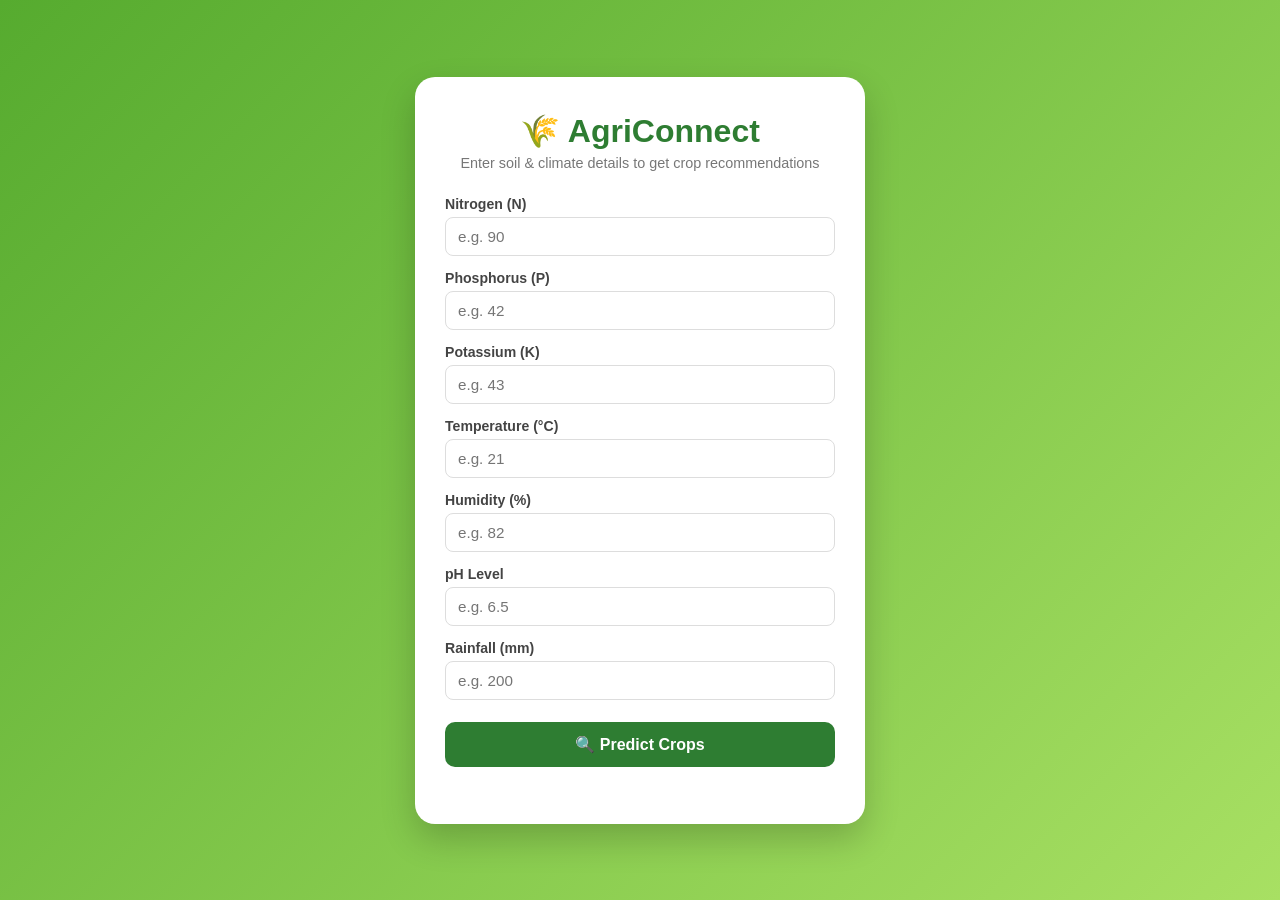
<file: frontend/index.html>
<!DOCTYPE html>
<html lang="en">
<head>
  <meta charset="UTF-8" />
  <meta name="viewport" content="width=device-width, initial-scale=1.0" />
  <title>AgriConnect - Crop Recommendation</title>
  <link rel="stylesheet" href="style.css" />
</head>
<body>

  <div class="container">

    <div class="header">
      <h1>🌾 AgriConnect</h1>
      <p>Enter soil & climate details to get crop recommendations</p>
    </div>

    <div class="form-group">
      <label for="n">Nitrogen (N)</label>
      <input type="number" id="n" placeholder="e.g. 90" min="0" />
    </div>

    <div class="form-group">
      <label for="p">Phosphorus (P)</label>
      <input type="number" id="p" placeholder="e.g. 42" min="0" />
    </div>

    <div class="form-group">
      <label for="k">Potassium (K)</label>
      <input type="number" id="k" placeholder="e.g. 43" min="0" />
    </div>

    <div class="form-group">
      <label for="temp">Temperature (°C)</label>
      <input type="number" id="temp" placeholder="e.g. 21" />
    </div>

    <div class="form-group">
      <label for="hum">Humidity (%)</label>
      <input type="number" id="hum" placeholder="e.g. 82" min="0" max="100" />
    </div>

    <div class="form-group">
      <label for="ph">pH Level</label>
      <input type="number" id="ph" placeholder="e.g. 6.5" step="0.1" min="0" max="14" />
    </div>

    <div class="form-group">
      <label for="rain">Rainfall (mm)</label>
      <input type="number" id="rain" placeholder="e.g. 200" min="0" />
    </div>

    <button class="btn" id="predictBtn" onclick="predict()">🔍 Predict Crops</button>

    <div id="loading">⏳ Predicting, please wait...</div>
    <div id="results"></div>

  </div>

  <script src="script.js"></script>
</body>
</html>
</file>
<file: frontend/style.css>
* {
  box-sizing: border-box;
  margin: 0;
  padding: 0;
}

body {
  font-family: 'Segoe UI', sans-serif;
  background: linear-gradient(135deg, #56ab2f, #a8e063);
  min-height: 100vh;
  display: flex;
  align-items: center;
  justify-content: center;
  padding: 20px;
}

.container {
  background: white;
  border-radius: 20px;
  box-shadow: 0 15px 35px rgba(0,0,0,0.2);
  width: 100%;
  max-width: 450px;
  padding: 35px 30px;
}

.header {
  text-align: center;
  margin-bottom: 25px;
}

.header h1 {
  font-size: 2rem;
  color: #2e7d32;
}

.header p {
  color: #777;
  font-size: 0.9rem;
  margin-top: 5px;
}

.form-group {
  margin-bottom: 14px;
}

.form-group label {
  display: block;
  font-weight: 600;
  font-size: 0.88rem;
  color: #444;
  margin-bottom: 5px;
}

.form-group input {
  width: 100%;
  padding: 10px 12px;
  border: 1.5px solid #ddd;
  border-radius: 8px;
  font-size: 0.95rem;
  outline: none;
  transition: border-color 0.2s;
}

.form-group input:focus {
  border-color: #2e7d32;
  box-shadow: 0 0 0 3px rgba(46,125,50,0.15);
}

.btn {
  width: 100%;
  padding: 13px;
  background: #2e7d32;
  color: white;
  border: none;
  border-radius: 10px;
  font-size: 1rem;
  font-weight: 600;
  cursor: pointer;
  margin-top: 8px;
  transition: background 0.2s, transform 0.1s;
}

.btn:hover {
  background: #1b5e20;
  transform: scale(1.02);
}

.btn:disabled {
  background: #aaa;
  cursor: not-allowed;
  transform: none;
}

#loading {
  display: none;
  text-align: center;
  color: #555;
  margin-top: 18px;
  font-size: 0.95rem;
}

#results {
  margin-top: 22px;
}

#results h2 {
  font-size: 1.1rem;
  color: #333;
  margin-bottom: 12px;
  text-align: center;
}

.card {
  border: 1.5px solid #e0e0e0;
  border-radius: 12px;
  padding: 14px 16px;
  margin-bottom: 12px;
  background: #fafafa;
  transition: transform 0.2s, box-shadow 0.2s;
}

.card:hover {
  transform: translateY(-3px);
  box-shadow: 0 6px 16px rgba(0,0,0,0.1);
}

.card.top {
  border-color: #2e7d32;
  background: #f1f8f1;
}

.card .crop-name {
  font-size: 1rem;
  font-weight: 700;
  color: #222;
  margin-bottom: 8px;
}

.card .info-row {
  font-size: 0.85rem;
  color: #555;
  margin-top: 4px;
}

.card .info-row span {
  font-weight: 600;
  color: #333;
}

.error-msg {
  color: #c62828;
  font-weight: 600;
  text-align: center;
  margin-top: 15px;
  font-size: 0.9rem;
}
</file>
